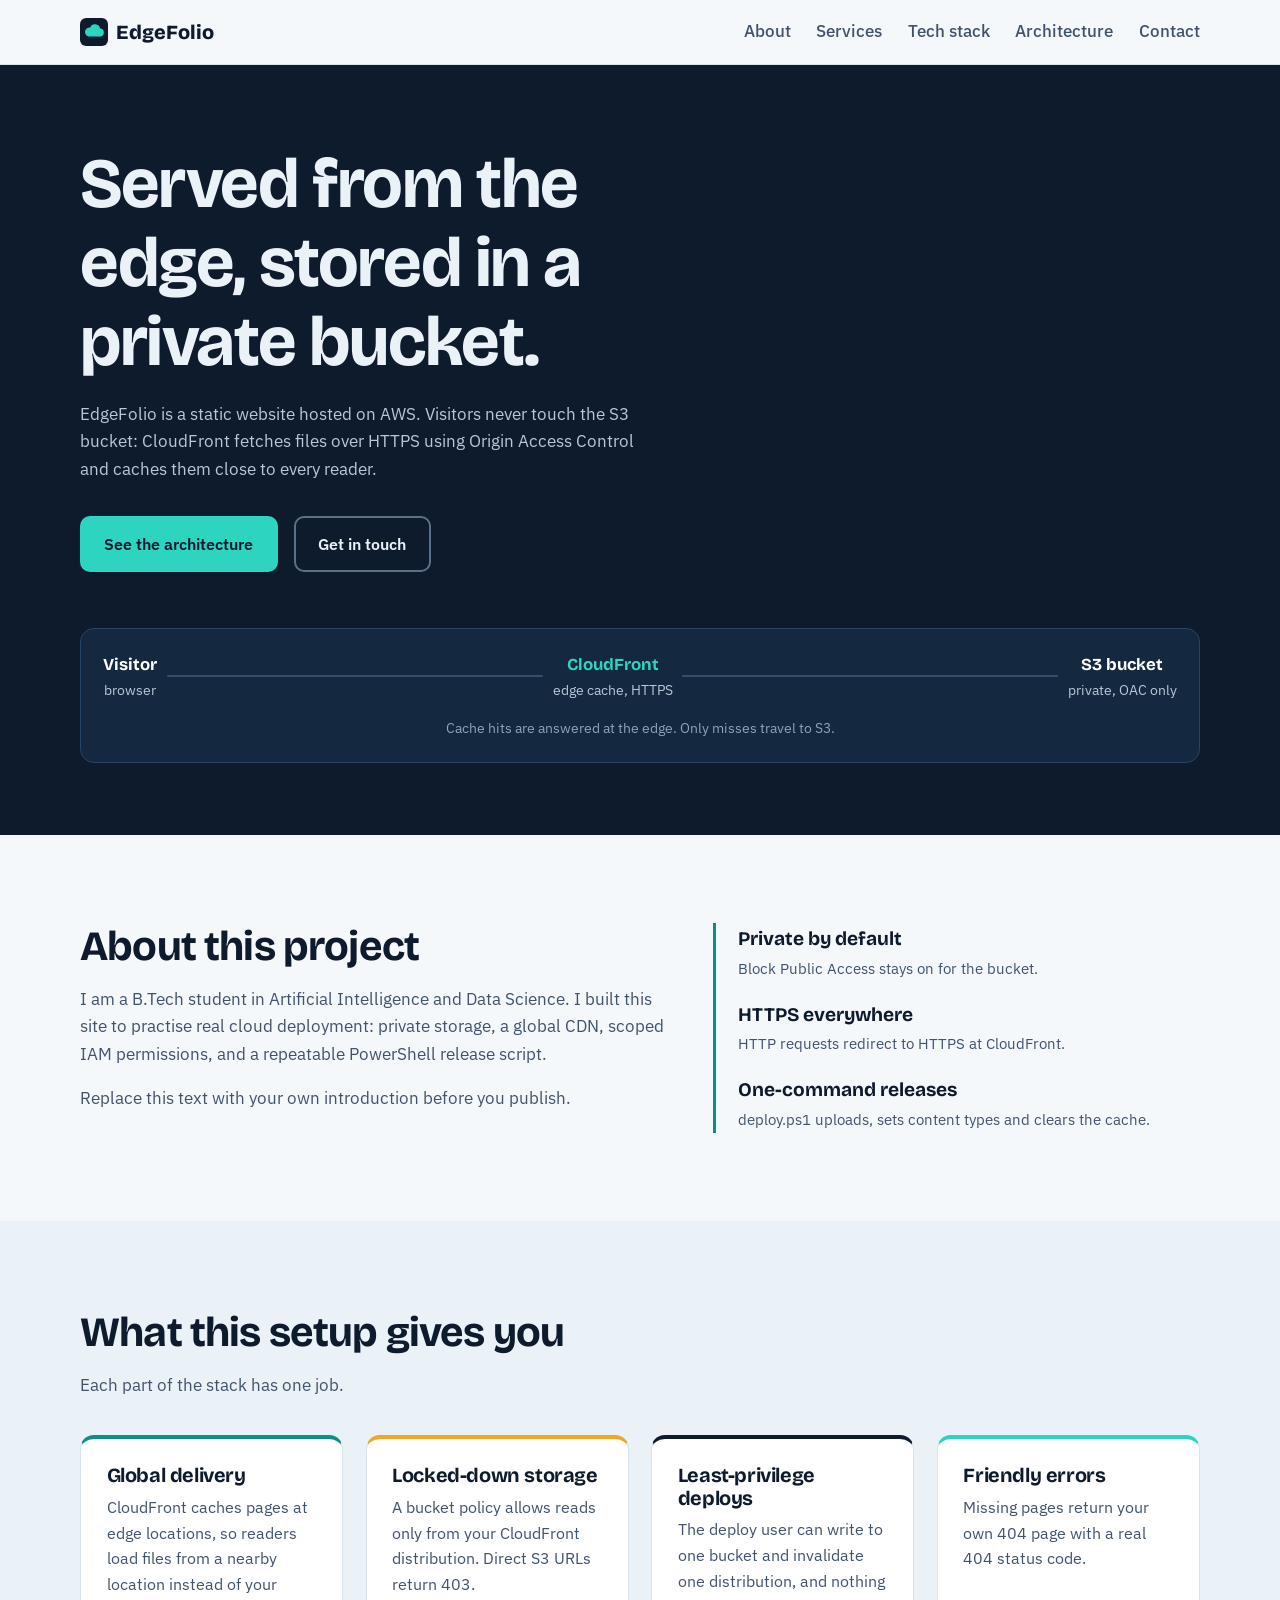
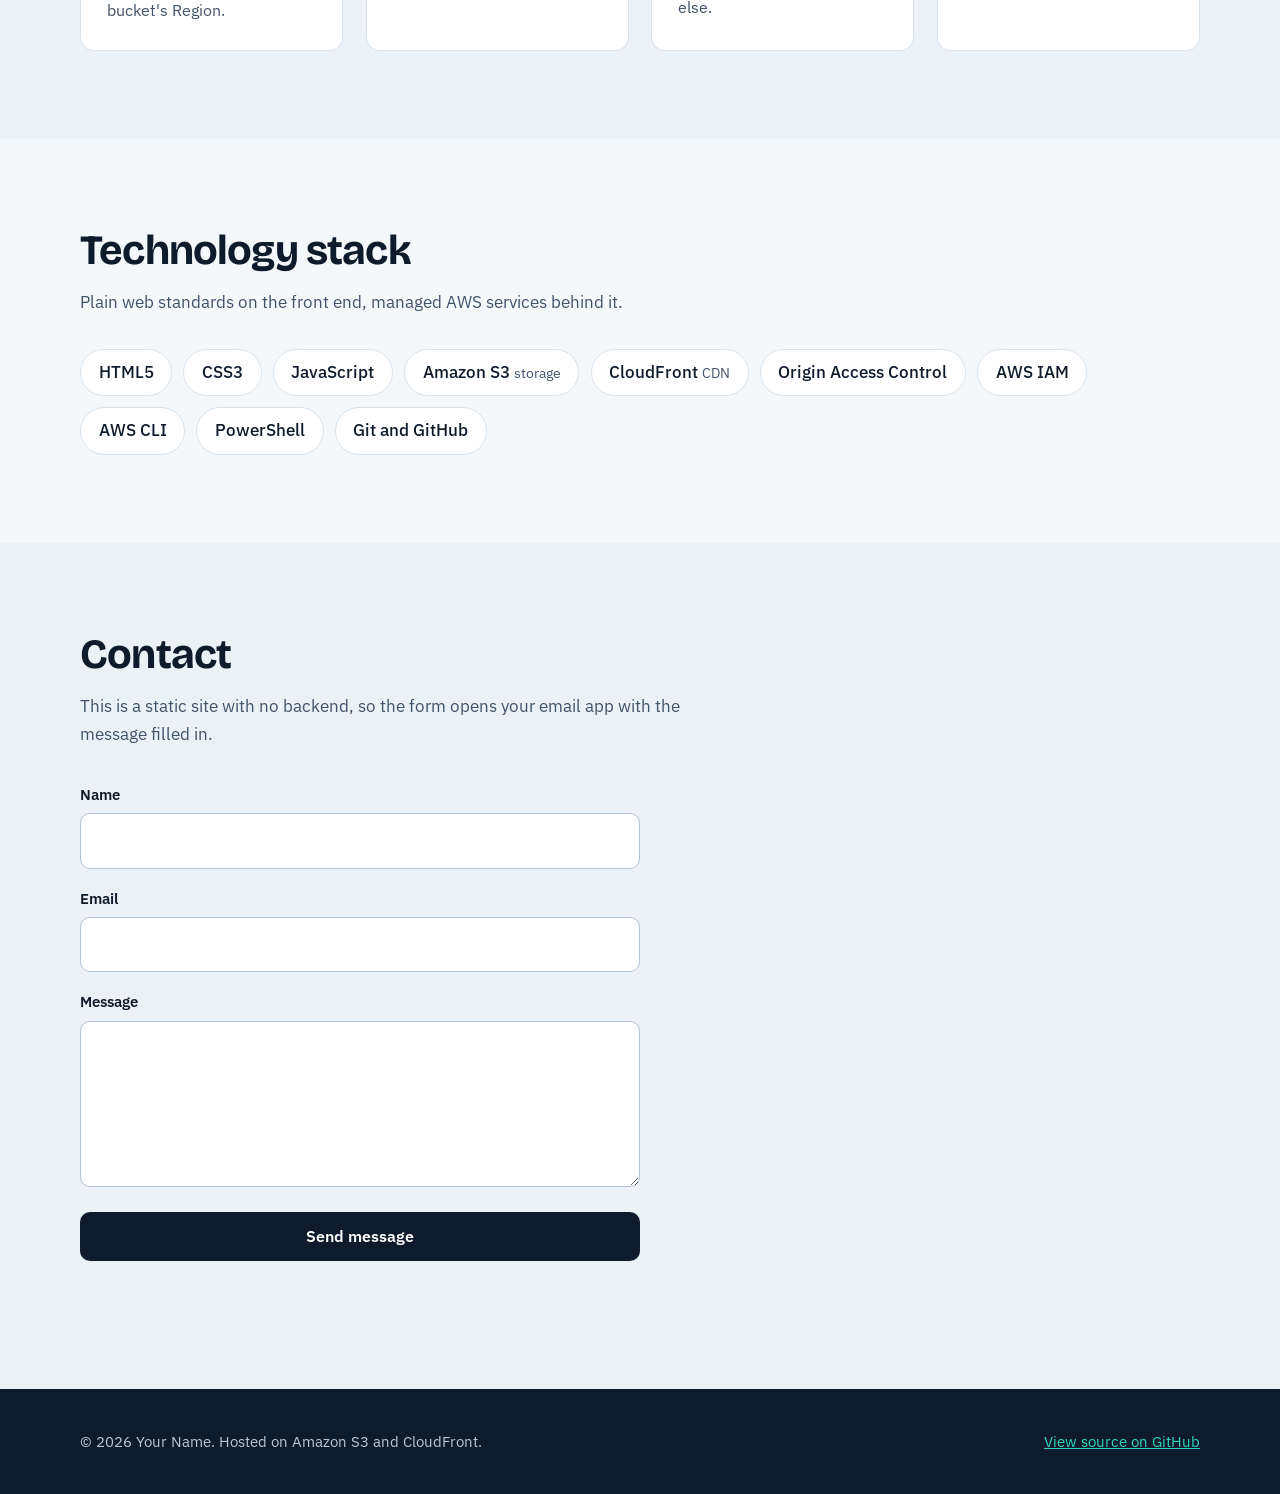
<file: website/index.html>
<!DOCTYPE html>
<html lang="en"><head><meta charset="utf-8"><meta name="viewport" content="width=device-width, initial-scale=1"><link rel="icon" href="assets/favicon.svg" type="image/svg+xml"><link rel="preconnect" href="https://fonts.googleapis.com"><link rel="preconnect" href="https://fonts.gstatic.com" crossorigin><link href="https://fonts.googleapis.com/css2?family=Bricolage+Grotesque:wght@600;800&family=IBM+Plex+Sans:wght@400;500;600&display=swap" rel="stylesheet"><link rel="stylesheet" href="css/style.css"><title>EdgeFolio | Static website on AWS S3 and CloudFront</title><meta name="description" content="A static portfolio website served globally through Amazon CloudFront from a private Amazon S3 bucket."></head>
<body>
<header><nav class="wrap" aria-label="Main"><a class="brand" href="index.html"><img src="assets/favicon.svg" alt="">EdgeFolio</a><button class="menu" id="menuBtn" aria-expanded="false" aria-controls="navList">Menu</button><ul id="navList"><li><a href="index.html#about">About</a></li><li><a href="index.html#services">Services</a></li><li><a href="index.html#stack">Tech stack</a></li><li><a href="about.html">Architecture</a></li><li><a href="index.html#contact">Contact</a></li></ul></nav></header>
<main>
<section class="hero"><div class="wrap">
<h1>Served from the edge, stored in a private bucket.</h1>
<p>EdgeFolio is a static website hosted on AWS. Visitors never touch the S3 bucket: CloudFront fetches files over HTTPS using Origin Access Control and caches them close to every reader.</p>
<div class="actions"><a class="btn primary" href="about.html">See the architecture</a><a class="btn ghost" href="#contact">Get in touch</a></div>
<div class="path" role="img" aria-label="Request path: visitor to CloudFront edge to private S3 bucket">
<div class="node"><b>Visitor</b>browser</div><div class="link"></div>
<div class="node edge"><b>CloudFront</b>edge cache, HTTPS</div><div class="link l2"></div>
<div class="node"><b>S3 bucket</b>private, OAC only</div>
<div class="path-note">Cache hits are answered at the edge. Only misses travel to S3.</div></div>
</div></section>

<section id="about"><div class="wrap two reveal"><div><h2>About this project</h2>
<p class="lead">I am a B.Tech student in Artificial Intelligence and Data Science. I built this site to practise real cloud deployment: private storage, a global CDN, scoped IAM permissions, and a repeatable PowerShell release script.</p>
<p class="lead" style="margin-top:1rem">Replace this text with your own introduction before you publish.</p></div>
<ul class="facts"><li><strong>Private by default</strong><span>Block Public Access stays on for the bucket.</span></li><li><strong>HTTPS everywhere</strong><span>HTTP requests redirect to HTTPS at CloudFront.</span></li><li><strong>One-command releases</strong><span>deploy.ps1 uploads, sets content types and clears the cache.</span></li></ul></div></section>

<section id="services" class="alt"><div class="wrap reveal"><h2>What this setup gives you</h2><p class="lead">Each part of the stack has one job.</p>
<div class="grid">
<article class="card"><h3>Global delivery</h3><p>CloudFront caches pages at edge locations, so readers load files from a nearby location instead of your bucket's Region.</p></article>
<article class="card"><h3>Locked-down storage</h3><p>A bucket policy allows reads only from your CloudFront distribution. Direct S3 URLs return 403.</p></article>
<article class="card"><h3>Least-privilege deploys</h3><p>The deploy user can write to one bucket and invalidate one distribution, and nothing else.</p></article>
<article class="card"><h3>Friendly errors</h3><p>Missing pages return your own 404 page with a real 404 status code.</p></article></div></div></section>

<section id="stack"><div class="wrap reveal"><h2>Technology stack</h2><p class="lead">Plain web standards on the front end, managed AWS services behind it.</p>
<div class="tags"><span class="tag">HTML5</span><span class="tag">CSS3</span><span class="tag">JavaScript</span><span class="tag">Amazon S3 <small>storage</small></span><span class="tag">CloudFront <small>CDN</small></span><span class="tag">Origin Access Control</span><span class="tag">AWS IAM</span><span class="tag">AWS CLI</span><span class="tag">PowerShell</span><span class="tag">Git and GitHub</span></div></div></section>

<section id="contact" class="alt"><div class="wrap reveal"><h2>Contact</h2><p class="lead">This is a static site with no backend, so the form opens your email app with the message filled in.</p>
<form id="contactForm" data-to="you@example.com" novalidate>
<div><label for="name">Name</label><input id="name" name="name" autocomplete="name" required></div>
<div><label for="email">Email</label><input id="email" name="email" type="email" autocomplete="email" required></div>
<div><label for="message">Message</label><textarea id="message" name="message" rows="5" required></textarea></div>
<button class="btn primary" type="submit">Send message</button><p class="msg" id="formMsg" role="status"></p></form></div></section>
</main>
<footer><div class="wrap"><span>© <span id="year">2026</span> Your Name. Hosted on Amazon S3 and CloudFront.</span><a href="https://github.com/YOUR-GITHUB-USERNAME/static-website-hosting-aws">View source on GitHub</a></div></footer><script src="js/script.js"></script>
</body></html>
</file>
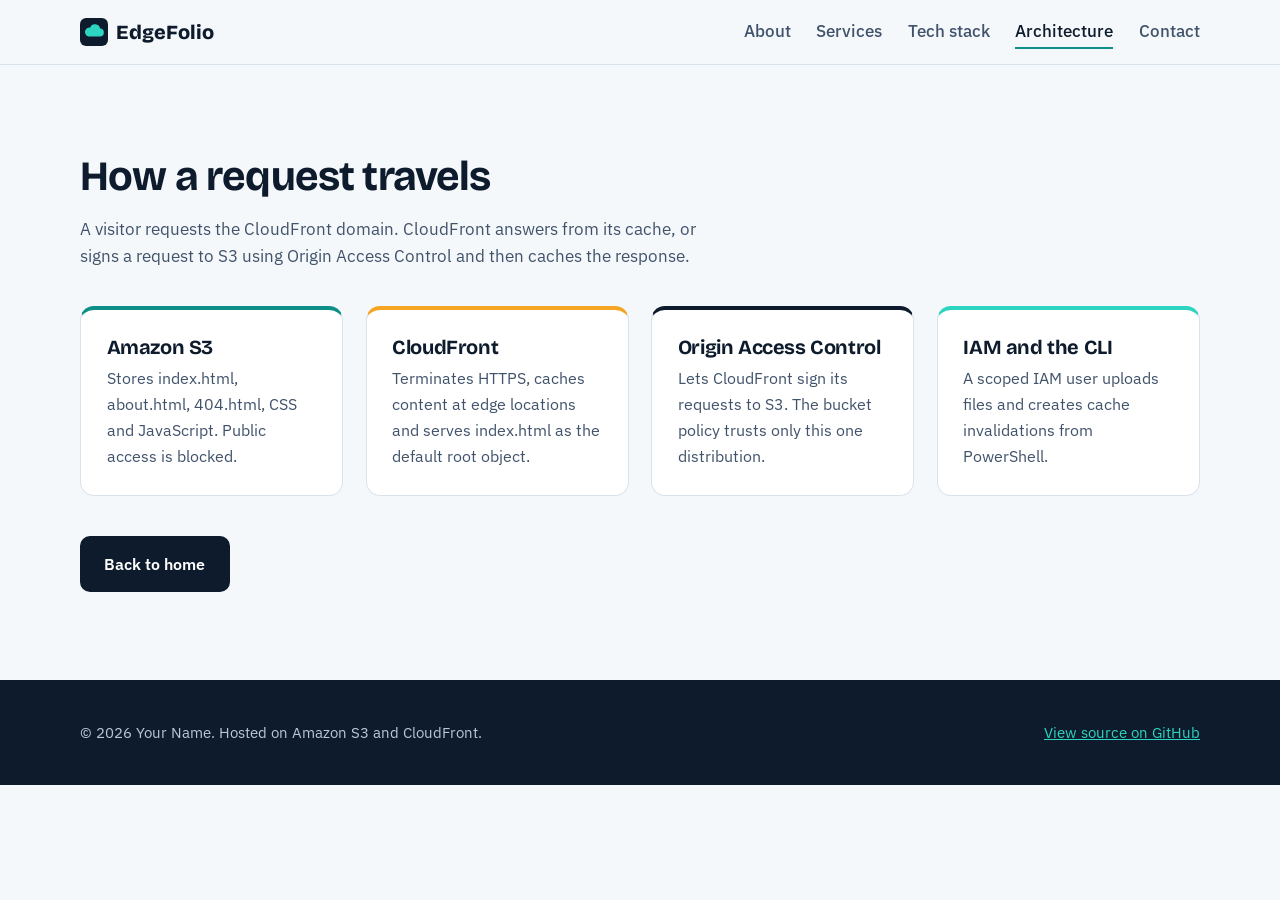
<file: website/about.html>
<!DOCTYPE html>
<html lang="en"><head><meta charset="utf-8"><meta name="viewport" content="width=device-width, initial-scale=1"><link rel="icon" href="assets/favicon.svg" type="image/svg+xml"><link rel="preconnect" href="https://fonts.googleapis.com"><link rel="preconnect" href="https://fonts.gstatic.com" crossorigin><link href="https://fonts.googleapis.com/css2?family=Bricolage+Grotesque:wght@600;800&family=IBM+Plex+Sans:wght@400;500;600&display=swap" rel="stylesheet"><link rel="stylesheet" href="css/style.css"><title>Architecture | EdgeFolio</title><meta name="description" content="How CloudFront, Origin Access Control and a private S3 bucket work together."></head>
<body>
<header><nav class="wrap" aria-label="Main"><a class="brand" href="index.html"><img src="assets/favicon.svg" alt="">EdgeFolio</a><button class="menu" id="menuBtn" aria-expanded="false" aria-controls="navList">Menu</button><ul id="navList"><li><a href="index.html#about">About</a></li><li><a href="index.html#services">Services</a></li><li><a href="index.html#stack">Tech stack</a></li><li><a href="about.html" class="active">Architecture</a></li><li><a href="index.html#contact">Contact</a></li></ul></nav></header>
<main><section><div class="wrap"><h2>How a request travels</h2>
<p class="lead">A visitor requests the CloudFront domain. CloudFront answers from its cache, or signs a request to S3 using Origin Access Control and then caches the response.</p>
<div class="grid">
<article class="card"><h3>Amazon S3</h3><p>Stores index.html, about.html, 404.html, CSS and JavaScript. Public access is blocked.</p></article>
<article class="card"><h3>CloudFront</h3><p>Terminates HTTPS, caches content at edge locations and serves index.html as the default root object.</p></article>
<article class="card"><h3>Origin Access Control</h3><p>Lets CloudFront sign its requests to S3. The bucket policy trusts only this one distribution.</p></article>
<article class="card"><h3>IAM and the CLI</h3><p>A scoped IAM user uploads files and creates cache invalidations from PowerShell.</p></article></div>
<p style="margin-top:2.5rem"><a class="btn primary" href="index.html">Back to home</a></p></div></section></main>
<footer><div class="wrap"><span>© <span id="year">2026</span> Your Name. Hosted on Amazon S3 and CloudFront.</span><a href="https://github.com/YOUR-GITHUB-USERNAME/static-website-hosting-aws">View source on GitHub</a></div></footer><script src="js/script.js"></script>
</body></html>
</file>
<file: website/css/style.css>
:root{--ink:#0E1B2C;--ink2:#41536B;--paper:#F5F8FB;--card:#fff;--line:#D9E3EC;--teal:#0B8F86;--teal-d:#067069;--glow:#2DD4BF;--amber:#F5A524;--r:14px}
*{box-sizing:border-box;margin:0;padding:0}
html{scroll-behavior:smooth;scroll-padding-top:72px}
body{font-family:'IBM Plex Sans',system-ui,-apple-system,'Segoe UI',sans-serif;color:var(--ink);background:var(--paper);line-height:1.65;font-size:1.05rem}
h1,h2,h3{font-family:'Bricolage Grotesque','IBM Plex Sans',system-ui,sans-serif;line-height:1.12;letter-spacing:-.02em}
a{color:var(--teal-d)}
:focus-visible{outline:3px solid var(--amber);outline-offset:3px;border-radius:4px}
.wrap{width:min(1120px,92%);margin-inline:auto}
section{padding:5.5rem 0}
.lead{max-width:62ch;color:var(--ink2)}
h2{font-size:clamp(1.8rem,3.6vw,2.6rem);margin-bottom:1rem;max-width:20ch}
header{position:sticky;top:0;z-index:20;background:rgba(245,248,251,.92);backdrop-filter:blur(8px);border-bottom:1px solid var(--line)}
nav{display:flex;align-items:center;justify-content:space-between;height:64px}
.brand{font-family:'Bricolage Grotesque',sans-serif;font-weight:800;font-size:1.25rem;color:var(--ink);text-decoration:none;display:flex;gap:.5rem;align-items:center}
.brand img{width:28px;height:28px}
nav ul{display:flex;gap:1.6rem;list-style:none}
nav ul a{text-decoration:none;color:var(--ink2);font-weight:500;padding:.3rem 0;border-bottom:2px solid transparent}
nav ul a:hover,nav ul a.active{color:var(--ink);border-color:var(--teal)}
.menu{display:none;background:none;border:1px solid var(--line);border-radius:8px;padding:.4rem .7rem;font-size:1rem;cursor:pointer}
.btn{display:inline-block;padding:.8rem 1.4rem;border-radius:10px;font-weight:600;text-decoration:none;border:2px solid var(--ink);cursor:pointer;font-size:1rem;font-family:inherit;transition:transform .15s,background .15s}
.btn.primary{background:var(--ink);color:#fff}.btn.primary:hover{background:var(--teal-d);border-color:var(--teal-d);transform:translateY(-2px)}
.btn.ghost{background:transparent;color:var(--ink)}.btn.ghost:hover{background:var(--ink);color:#fff}
.hero{background:var(--ink);color:#EAF2F8;padding:5rem 0 4.5rem}
.hero h1{font-size:clamp(2.4rem,6vw,4.4rem);max-width:15ch;margin-bottom:1.2rem}
.hero p{max-width:56ch;color:#B8C8D8;margin-bottom:2rem}
.hero .actions{display:flex;gap:1rem;flex-wrap:wrap}
.hero .btn.primary{background:var(--glow);border-color:var(--glow);color:var(--ink)}
.hero .btn.ghost{border-color:#5B7189;color:#EAF2F8}.hero .btn.ghost:hover{background:#EAF2F8;color:var(--ink)}
.path{margin-top:3.5rem;display:grid;grid-template-columns:auto 1fr auto 1fr auto;align-items:center;gap:.6rem;background:#142840;border:1px solid #284563;border-radius:var(--r);padding:1.4rem}
.node{text-align:center;font-size:.85rem;color:#B8C8D8}
.node b{display:block;color:#fff;font-family:'Bricolage Grotesque',sans-serif;font-size:1.05rem}
.node.edge b{color:var(--glow)}
.link{height:2px;background:#33506E;position:relative;overflow:hidden;border-radius:2px;min-width:30px}
.link::after{content:"";position:absolute;top:0;left:-30%;width:30%;height:100%;background:var(--glow);animation:travel 2.4s ease-in-out infinite}
.link.l2::after{animation-delay:1.2s;background:var(--amber)}
@keyframes travel{to{left:100%}}
.path-note{grid-column:1/-1;font-size:.85rem;color:#8EA4BA;text-align:center;margin-top:.4rem}
.grid{display:grid;grid-template-columns:repeat(auto-fit,minmax(250px,1fr));gap:1.4rem;margin-top:2.2rem}
.card{background:var(--card);border:1px solid var(--line);border-radius:var(--r);padding:1.6rem}
.card h3{font-size:1.25rem;margin-bottom:.5rem}
.card p{color:var(--ink2);font-size:.98rem}
.card:nth-child(1){border-top:4px solid var(--teal)}.card:nth-child(2){border-top:4px solid var(--amber)}.card:nth-child(3){border-top:4px solid var(--ink)}.card:nth-child(4){border-top:4px solid var(--glow)}
.two{display:grid;grid-template-columns:1.2fr 1fr;gap:3rem;align-items:start}
.facts{list-style:none;border-left:3px solid var(--teal);padding-left:1.4rem;display:grid;gap:1rem}
.facts strong{display:block;font-family:'Bricolage Grotesque',sans-serif;font-size:1.2rem}
.facts span{color:var(--ink2);font-size:.95rem}
.alt{background:#EAF1F7}
.tags{display:flex;flex-wrap:wrap;gap:.7rem;margin-top:2rem}
.tag{background:#fff;border:1px solid var(--line);border-radius:999px;padding:.55rem 1.1rem;font-weight:500}
.tag small{color:var(--ink2);font-weight:400}
form{display:grid;gap:1rem;max-width:560px;margin-top:2rem}
label{font-weight:600;font-size:.95rem}
input,textarea{width:100%;padding:.8rem 1rem;border:1px solid #B5C4D3;border-radius:10px;font:inherit;background:#fff;margin-top:.3rem}
.msg{min-height:1.5rem;font-weight:500}.msg.ok{color:var(--teal-d)}.msg.err{color:#B42318}
footer{background:var(--ink);color:#B8C8D8;padding:2.5rem 0;font-size:.95rem}
footer .wrap{display:flex;justify-content:space-between;flex-wrap:wrap;gap:1rem}
footer a{color:var(--glow)}
.err-page{min-height:70vh;display:grid;place-items:center;text-align:center;padding:3rem 0}
.err-page h1{font-size:clamp(4rem,14vw,9rem);color:var(--teal)}
.reveal{opacity:0;transform:translateY(14px);transition:opacity .6s,transform .6s}.reveal.in{opacity:1;transform:none}
@media(max-width:820px){.menu{display:block}nav ul{position:absolute;top:64px;left:0;right:0;background:var(--paper);flex-direction:column;gap:0;padding:.5rem 4%;border-bottom:1px solid var(--line);display:none}nav ul.open{display:flex}nav ul a{display:block;padding:.8rem 0}.two{grid-template-columns:1fr;gap:2rem}.path{grid-template-columns:1fr;justify-items:center}.link{width:2px;height:34px;min-width:0}.link::after{width:100%;height:30%;top:-30%;left:0;animation-name:travelY}section{padding:4rem 0}}
@keyframes travelY{to{top:100%}}
@media(prefers-reduced-motion:reduce){*{animation:none!important;transition:none!important;scroll-behavior:auto!important}.reveal{opacity:1;transform:none}}
</file>
